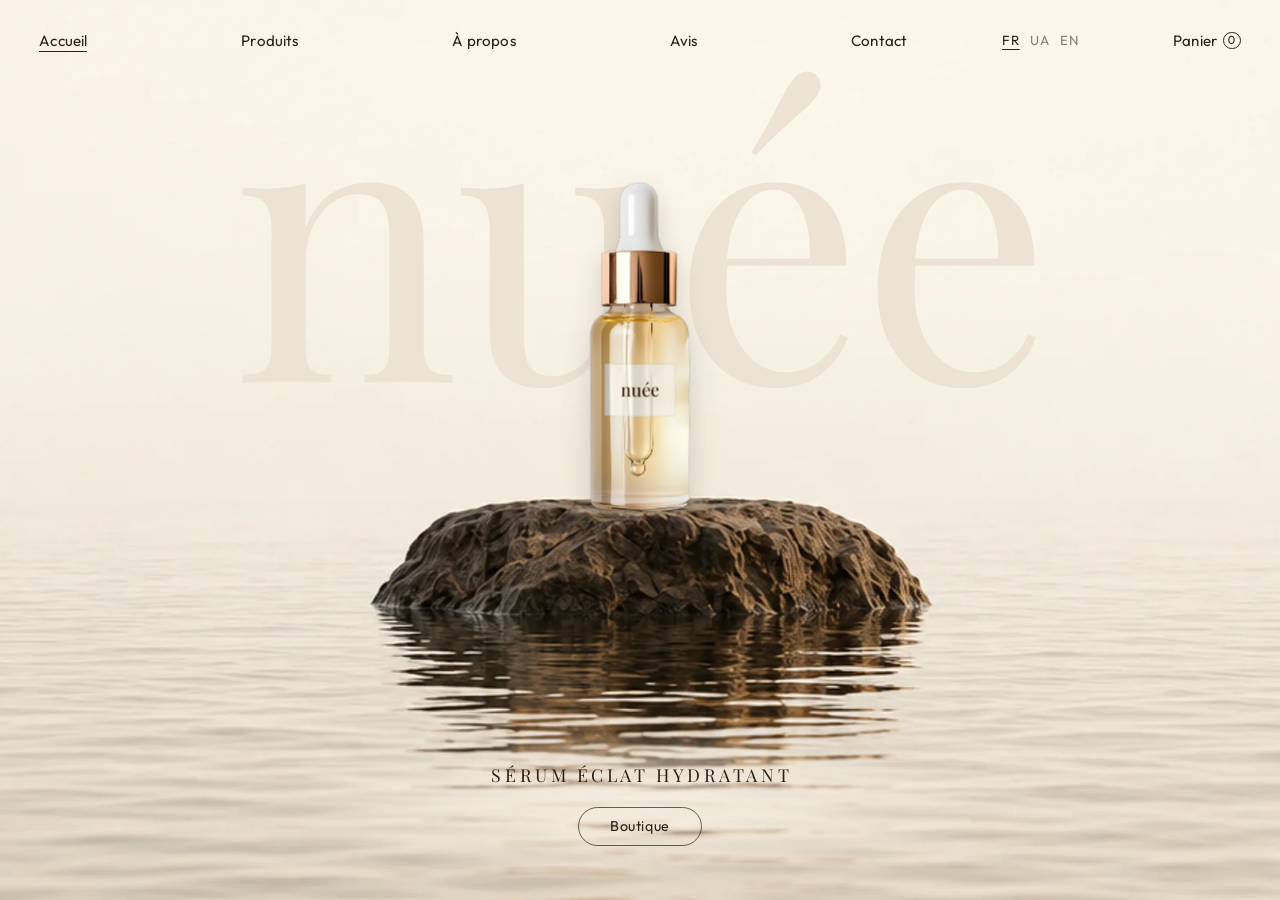
<file: index.html>
<!doctype html>
<html lang="fr" class="intro" data-title="title.home">
<head>
<meta charset="utf-8">
<meta name="viewport" content="width=device-width, initial-scale=1">
<title>nuée · Sérum Éclat</title>
<meta name="description" content="nuée : sérum éclat hydratant. Site vitrine de démonstration pour une marque de soin fictive.">
<link rel="preconnect" href="https://fonts.googleapis.com">
<link rel="preconnect" href="https://fonts.gstatic.com" crossorigin>
<link rel="stylesheet" href="https://fonts.googleapis.com/css2?family=Outfit:wght@400;500;600&family=Jost:wght@400;500&family=Playfair+Display:wght@400;500&display=swap">
<link rel="stylesheet" href="assets/site.css">
<link rel="preload" as="image" href="assets/hero.webp">
<style>
html,body{height:100%;overflow:hidden;overscroll-behavior:none}
img{display:block;height:auto;max-width:none;user-select:none;-webkit-user-select:none;-webkit-user-drag:none;pointer-events:none}
:root{--s:1px;--c:1px;--fl:0px;--ft:0px}

.stage{position:fixed;left:0;top:0;width:100%;height:100vh;height:100svh;overflow:hidden}
.layer{position:absolute;top:0;right:0;bottom:0;left:0;overflow:hidden}
.frame{position:absolute;left:var(--fl);top:var(--ft);width:calc(1440 * var(--s));height:calc(900 * var(--s))}

@media (min-width:768px){
  .home .nav{--nav-pt:calc(28 * var(--c));--nav-px:calc(42 * var(--c));--nav-fs:max(12px, calc(17 * var(--c)))}
}

/* hero */
.hero{background:#FBF4E9;z-index:1}
.hero .frame{transform-origin:50% 50%;will-change:transform}
.hero .frame img,.hero .frame video{position:absolute;width:102.78%;left:-.14%;top:-5.22%}
.hero .frame video{aspect-ratio:1168/784;opacity:0;object-fit:cover}
#va{z-index:1}#vb{z-index:2}
.mark{position:absolute;left:0;right:0;top:0;text-align:center;white-space:nowrap;
  font-family:var(--serif);font-weight:400;line-height:1;letter-spacing:-.01em;
  color:var(--mark);z-index:3;pointer-events:none;transition:opacity .45s ease-out .06s}
.hero-cta{position:absolute;left:0;right:0;top:0;z-index:4;display:flex;flex-direction:column;align-items:center;text-align:center;
  padding:0 16px;transition:opacity .6s ease-out .25s}
.hero-cta::before{content:"";position:absolute;left:50%;top:50%;width:min(720px,110vw);height:180%;transform:translate(-50%,-50%);z-index:-1;
  background:radial-gradient(closest-side,rgba(251,244,233,.78),rgba(251,244,233,.45) 55%,rgba(251,244,233,0));pointer-events:none}
.hero-line{font-family:var(--serif);font-weight:400;font-size:var(--hh);letter-spacing:.2em;line-height:1.35;text-transform:uppercase;
  padding-left:.2em;color:var(--ink);text-wrap:balance;max-width:min(92vw,900px)}
.hero-cta .pill{margin-top:var(--hb);--pill-fs:var(--hf)}

/* ingredients */
.ingr{z-index:2;pointer-events:none}
.chip{position:absolute;left:0;top:0;transform:translate(-50%, calc(var(--chip) / -2))}
.in-w{display:flex;flex-direction:column;align-items:center;text-align:center;opacity:0;transform:scale(.7);
  transform-origin:50% calc(var(--chip) / 2);
  transition:opacity .5s cubic-bezier(.25,.1,.25,1),transform .7s cubic-bezier(.3,0,.15,1)}
.ingr.on .in-w{opacity:1;transform:none}
.chip .disc{width:var(--chip);height:var(--chip);border-radius:50%;padding:4%;background:var(--bg);
  box-shadow:inset 0 0 0 1px rgba(42,33,24,.18);flex:none}
.chip .disc i,.thumb i{display:block;width:100%;height:100%;border-radius:50%;background-repeat:no-repeat}
.chip .disc i{background-size:cover;background-position:center}
.chip b{font-weight:500;font-size:var(--cn);margin-top:calc(var(--chip) * .2);white-space:nowrap}
.chip span{color:var(--ink2);font-size:var(--cs);line-height:1.3;max-width:calc(var(--chip) * 2.3)}

/* benefits */
.bene{background:var(--bg3);z-index:3;transform:translateY(100%);will-change:transform}
.rows{position:absolute;left:var(--rl);top:50%;transform:translateY(-44%)}
.row{display:flex;align-items:center;gap:calc(var(--rt) * .28);opacity:0;transform:translateX(60px);
  transition:opacity .6s cubic-bezier(.25,.1,.25,1),transform 1s cubic-bezier(.3,0,.05,1)}
.row+.row{margin-top:var(--rg)}
.bene.on .row{opacity:1;transform:none}
.bene.on .row:nth-child(2){transition-delay:.12s}
.bene.on .row:nth-child(3){transition-delay:.24s}
.thumb{flex:none;width:var(--rt);height:var(--rt);border-radius:50%;padding:4%;background:var(--bg3);
  box-shadow:inset 0 0 0 1px rgba(42,33,24,.16)}
.row h3{font-family:var(--serif);font-weight:500;font-size:var(--rh);line-height:1.2}
.row p{font-size:var(--rp);line-height:1.45;color:var(--ink2);margin-top:.25em;max-width:var(--rw)}
.portrait .rows{left:var(--rl);right:var(--rl);top:var(--rtop);transform:none}

/* final scene */
.scene{background:var(--dark);z-index:4;transform:translateY(100%);will-change:transform}
.scene .frame img{position:absolute;width:100%;left:0;top:-3.75%}
.cta{position:absolute;left:0;right:0;top:var(--ctop);display:flex;flex-direction:column;align-items:center;
  text-align:center;color:var(--light);padding:0 16px}
.cta h2{font-family:var(--serif);font-weight:400;font-size:var(--th);letter-spacing:.2em;
  line-height:1.3;padding-left:.2em;opacity:0;transform:translateY(24px);
  transition:opacity .9s ease,transform 1s cubic-bezier(.22,1,.36,1)}
.btn{display:inline-block;margin-top:var(--tb);border:1px solid rgba(246,238,226,.7);border-radius:999px;
  padding:.7em 2.2em;font-size:var(--tf);letter-spacing:.04em;color:var(--light);text-decoration:none;line-height:1.2;
  opacity:0;transform:translateY(18px);
  transition:opacity .9s ease .15s,transform 1s cubic-bezier(.22,1,.36,1) .15s,background .3s,color .3s}
.btn:hover{background:var(--light);color:var(--dark)}
.btn:focus-visible{background:var(--light);color:var(--dark)}
.scene.on h2,.scene.on .btn{opacity:1;transform:none}
/* soft sunlit glow behind the bottle on the pedestal */
.glow{position:absolute;left:0;top:0;width:var(--gs);height:var(--gs);margin:calc(var(--gs) / -2) 0 0 calc(var(--gs) / -2);
  border-radius:50%;pointer-events:none;mix-blend-mode:screen;opacity:0;transition:opacity 1.6s ease .2s;
  background:radial-gradient(circle,rgba(255,224,170,.40) 0%,rgba(255,204,140,.18) 32%,rgba(255,190,120,.06) 52%,rgba(255,190,120,0) 70%)}
.scene.on .glow{opacity:1;animation:breathe 7s ease-in-out 1.8s infinite alternate}
@keyframes breathe{from{transform:scale(1);filter:brightness(1)}to{transform:scale(1.08);filter:brightness(1.15)}}

/* product + shelf */
.jar{position:absolute;left:0;top:0;z-index:7;transform-origin:50% 100%;will-change:transform;
  filter:drop-shadow(0 18px 24px rgba(42,33,24,.18)) drop-shadow(0 0 0 rgba(255,214,150,0));transition:filter 1.2s ease}
.jar.lit{filter:drop-shadow(0 18px 24px rgba(42,33,24,.18)) drop-shadow(0 0 48px rgba(255,214,150,.45))}
.shelf{position:absolute;left:0;top:0;z-index:6;width:var(--sw);height:calc(var(--sd) + var(--st));will-change:transform;pointer-events:none}
.shelf i{position:absolute;display:block}
.shelf-top{left:0;right:0;top:0;height:var(--sd);border-radius:0 var(--sr) 0 0;
  background:linear-gradient(180deg,#eee8df 0%,#f8f5f0 45%,#fffefc 100%)}
.shelf-front{left:0;right:0;top:var(--sd);height:var(--st);border-radius:0 3px var(--sr) 0;
  background:linear-gradient(180deg,#fdfbf8 0%,#f1ebe3 50%,#e2d9cc 100%);
  box-shadow:inset 0 1px 0 #fff,inset -2px 0 3px rgba(120,95,70,.12),0 calc(var(--st) * 1.2) calc(var(--st) * 1.8) calc(var(--st) * -.3) rgba(70,48,28,.26),0 3px 5px -2px rgba(70,48,28,.2)}
.shelf-contact{top:calc(var(--sd) * .62);left:var(--cx);width:var(--cw);height:calc(var(--sd) * .8);transform:translate(-50%,-50%);border-radius:50%;
  background:radial-gradient(closest-side,rgba(60,40,22,.45),rgba(60,40,22,.14) 60%,rgba(60,40,22,0))}

/* about / reviews / contact panel (after scene 4) */
.home .nav.solid{background:var(--bg);border-bottom-color:var(--line);--nav-pb:12px}
.info{position:absolute;top:0;right:0;bottom:0;left:0;z-index:15;background:var(--bg);overflow-y:auto;overscroll-behavior:contain;
  transform:translateY(100%);will-change:transform;outline:none}
.blk{padding-top:clamp(110px,16vh,170px)}
.blk h2{font-family:var(--serif);font-weight:400;font-size:clamp(32px,4.2vw,54px);line-height:1.1;margin-top:10px;text-wrap:balance}
.about{display:grid;grid-template-columns:minmax(0,1fr) minmax(0,1fr);gap:clamp(32px,6vw,88px);align-items:center}
.about p{font-size:17px;line-height:1.65;color:var(--ink2);margin-top:20px;max-width:56ch}
.about figure{aspect-ratio:4/5;overflow:hidden;background:var(--bg3)}
@supports not (aspect-ratio:1/1){.about figure{height:min(70vh,640px)}}
.about figure img{width:100%;height:100%;object-fit:cover;object-position:50% 62%}
.revs{display:grid;grid-template-columns:repeat(3,minmax(0,1fr));gap:24px;margin-top:40px}
.rev{background:var(--bg3);padding:32px 28px;display:flex;flex-direction:column;gap:16px}
.stars{color:var(--accent);letter-spacing:.2em;font-size:14px}
.rev q{font-family:var(--serif);font-size:20px;line-height:1.45;quotes:"“" "”";flex:1}
.rev cite{font-style:normal;font-size:14px;color:var(--ink2)}
.note{font-size:13px;color:var(--ink2);margin-top:18px}
.contact{display:grid;grid-template-columns:minmax(0,.9fr) minmax(0,1.1fr);gap:clamp(32px,6vw,88px);padding-bottom:96px}
.contact .intro{font-size:17px;line-height:1.6;color:var(--ink2);margin-top:18px;max-width:40ch}
form{display:flex;flex-direction:column;gap:22px}
.field{display:flex;flex-direction:column;gap:6px}
.field label{font-size:13px;letter-spacing:.08em;text-transform:uppercase;color:var(--ink2)}
.field input,.field textarea{font:inherit;font-size:17px;color:var(--ink);background:transparent;border:0;border-bottom:1px solid rgba(42,33,24,.35);
  padding:8px 0;border-radius:0;outline:none;transition:border-color .3s}
.field textarea{min-height:110px;resize:vertical}
.field input:focus,.field textarea:focus{border-bottom-color:var(--ink)}
form .pill{align-self:flex-start;cursor:pointer}
.status{font-size:15px;line-height:1.5;color:var(--ink2);min-height:1.5em}
.status.err{color:#9a3b1c}
@media (max-width:860px){
  .about,.contact{grid-template-columns:minmax(0,1fr)}
  .revs{grid-template-columns:minmax(0,1fr)}
  .about figure{aspect-ratio:4/3}
}

html.intro .nav,html.intro .mark,html.intro .hero .frame,html.intro .jar,html.intro .hero-cta{opacity:0}
@media (prefers-reduced-motion: reduce){
  .nav,.mark,.in-w,.row,.cta h2,.btn,.glow,.jar,.hero-cta{transition:none !important}
  .scene.on .glow{animation:none}
}
</style>
</head>
<body class="home" data-page="home">
<!--
  nuée: fictional skincare brand, portfolio product-story site.
  Ingredient and benefit copy is based on published dermatology research; see SOURCES.md.
-->
<nav class="nav" id="nav" aria-label="Menu"></nav>

<main class="stage" id="stage">
  <section class="layer hero" id="hero" aria-labelledby="mark">
    <div class="frame" id="heroFrame">
      <img alt="" src="assets/hero.webp">
      <video id="va" muted playsinline preload="auto" src="assets/water.mp4"></video>
      <video id="vb" muted playsinline preload="auto" src="assets/water.mp4"></video>
    </div>
    <h1 class="mark" id="mark">nuée</h1>
    <div class="hero-cta" id="heroCta">
      <p class="hero-line" data-i18n="hero.headline">Sérum éclat hydratant</p>
      <a class="pill" href="shop.html" data-i18n="hero.shop">Boutique</a>
    </div>
  </section>

  <section class="layer ingr" id="ingr" aria-label="Ingrédients">
    <div class="chip" data-k="ha"><div class="in-w"><div class="disc"><i data-art="ha"></i></div><b data-i18n="ing.ha.name"></b><span data-i18n="ing.ha.line"></span></div></div>
    <div class="chip" data-k="nia"><div class="in-w"><div class="disc"><i data-art="nia"></i></div><b data-i18n="ing.nia.name"></b><span data-i18n="ing.nia.line"></span></div></div>
    <div class="chip" data-k="vc"><div class="in-w"><div class="disc"><i data-art="vc"></i></div><b data-i18n="ing.vc.name"></b><span data-i18n="ing.vc.line"></span></div></div>
    <div class="chip" data-k="sq"><div class="in-w"><div class="disc"><i data-art="sq"></i></div><b data-i18n="ing.sq.name"></b><span data-i18n="ing.sq.line"></span></div></div>
    <div class="chip" data-k="ve"><div class="in-w"><div class="disc"><i data-art="ve"></i></div><b data-i18n="ing.ve.name"></b><span data-i18n="ing.ve.line"></span></div></div>
  </section>

  <section class="layer bene" id="bene" aria-label="Bienfaits">
    <div class="rows" id="rows">
      <div class="row"><div class="thumb"><i data-crop="345,560,150"></i></div><div><h3 data-i18n="row1.t"></h3><p data-i18n="row1.p"></p></div></div>
      <div class="row"><div class="thumb"><i data-crop="362,262,132"></i></div><div><h3 data-i18n="row2.t"></h3><p data-i18n="row2.p"></p></div></div>
      <div class="row"><div class="thumb"><i data-crop="410,430,150"></i></div><div><h3 data-i18n="row3.t"></h3><p data-i18n="row3.p"></p></div></div>
    </div>
  </section>

  <section class="layer scene" id="scene" aria-label="Découvrir">
    <div class="frame">
      <img alt="" src="assets/scene.webp">
    </div>
    <div class="glow" id="glow"></div>
    <div class="cta" id="cta">
      <h2 data-i18n-html="cta.tagline"></h2>
      <a class="btn" href="product.html" data-i18n="cta.discover"></a>
    </div>
  </section>

  <img class="jar" id="jar" alt="Flacon compte-gouttes de sérum nuée" src="assets/nuee-serum.webp">
  <div class="shelf" id="shelf" aria-hidden="true"><i class="shelf-top"></i><i class="shelf-contact"></i><i class="shelf-front"></i></div>

  <section class="info" id="info" tabindex="-1">
    <div class="wrap blk about" id="about">
      <div>
        <p class="eyebrow" data-i18n="about.eyebrow"></p>
        <h2 data-i18n="about.title"></h2>
        <p data-i18n="about.p1"></p>
        <p data-i18n="about.p2"></p>
      </div>
      <figure><img src="assets/hero.webp" alt="" loading="lazy"></figure>
    </div>

    <div class="wrap blk" id="reviews">
      <p class="eyebrow" data-i18n="reviews.eyebrow"></p>
      <h2 data-i18n="reviews.title"></h2>
      <div class="revs">
        <figure class="rev"><span class="stars" aria-label="5/5">★★★★★</span><q data-i18n="r1.text"></q><cite data-i18n="r1.name"></cite></figure>
        <figure class="rev"><span class="stars" aria-label="5/5">★★★★★</span><q data-i18n="r2.text"></q><cite data-i18n="r2.name"></cite></figure>
        <figure class="rev"><span class="stars" aria-label="5/5">★★★★★</span><q data-i18n="r3.text"></q><cite data-i18n="r3.name"></cite></figure>
      </div>
      <p class="note" data-i18n="reviews.note"></p>
    </div>

    <div class="wrap blk contact" id="contact">
      <div>
        <p class="eyebrow" data-i18n="contact.eyebrow"></p>
        <h2 data-i18n="contact.title"></h2>
        <p class="intro" data-i18n="contact.intro"></p>
      </div>
      <form id="contactForm" novalidate>
        <div class="field"><label for="cf-name" data-i18n="contact.name"></label><input id="cf-name" name="name" autocomplete="name" required></div>
        <div class="field"><label for="cf-email" data-i18n="contact.email"></label><input id="cf-email" name="email" type="email" autocomplete="email" required></div>
        <div class="field"><label for="cf-msg" data-i18n="contact.message"></label><textarea id="cf-msg" name="message" required></textarea></div>
        <button class="pill solid" type="submit" data-i18n="contact.send"></button>
        <p class="status" id="cf-status" role="status" aria-live="polite"></p>
      </form>
    </div>

    <footer class="foot">
      <div class="wrap"><b>nuée</b><span data-i18n="footer.note"></span><a href="#home" data-nav="home" data-i18n="footer.top"></a></div>
    </footer>
  </section>
</main>

<script src="assets/site.js"></script>
<script>
(() => {
'use strict';
const BOT_R = 1293 / 397;           // serum bottle cutout height / width
const PHOTO = 'assets/nuee-serum-photo.jpg', PHOTO_N = 736;

const $ = id => document.getElementById(id);
const root = document.documentElement;
const stage = $('stage'), nav = $('nav'), hero = $('hero'), heroFrame = $('heroFrame'), mark = $('mark'), heroCta = $('heroCta');
const ingr = $('ingr'), bene = $('bene'), rowsEl = $('rows'), scene = $('scene'), cta = $('cta'), info = $('info');
const jar = $('jar'), shelf = $('shelf');
const va = $('va'), vb = $('vb');
const chips = [...document.querySelectorAll('.chip')];
const RM = matchMedia('(prefers-reduced-motion: reduce)');
const LAST = 4;   // 0 hero, 1 ingredients, 2 benefits, 3 pedestal, 4 about/reviews/contact panel

/* ---------- easing ---------- */
function bezier(x1, y1, x2, y2) {
  const cx = 3 * x1, bx = 3 * (x2 - x1) - cx, ax = 1 - cx - bx;
  const cy = 3 * y1, by = 3 * (y2 - y1) - cy, ay = 1 - cy - by;
  const sx = t => ((ax * t + bx) * t + cx) * t, sy = t => ((ay * t + by) * t + cy) * t;
  const dx = t => (3 * ax * t + 2 * bx) * t + cx;
  return x => {
    if (x <= 0) return 0; if (x >= 1) return 1;
    let t = x;
    for (let i = 0; i < 8; i++) { const e = sx(t) - x, d = dx(t); if (Math.abs(e) < 1e-6) return sy(t); if (Math.abs(d) < 1e-6) break; t -= e / d; }
    let lo = 0, hi = 1; t = x;
    for (let i = 0; i < 30; i++) { const v = sx(t); if (Math.abs(v - x) < 1e-6) break; if (v < x) lo = t; else hi = t; t = (lo + hi) / 2; }
    return sy(t);
  };
}
const EJ = bezier(.3, 0, .05, 1), EP = bezier(.3, 0, .15, 1), EF = bezier(.25, .1, .25, 1), EY = bezier(.5, 0, .1, 1);
const EI = bezier(.5, 0, 0, 1);

/* ---------- channels ---------- */
class Axis {
  constructor(v) { this.v = v; this.cur = null; this.next = null; }
  set(to, dur, ease, delay, now) {
    if (!dur && !delay) { this.v = to; this.cur = this.next = null; return; }
    this.next = { to, dur: dur || 0, ease, start: now + (delay || 0) };
    if (!delay) this.tick(now);
  }
  tick(now) {
    if (this.next && now >= this.next.start) {
      const n = this.next; this.next = null;
      this.cur = { from: this.v, to: n.to, t0: n.start, dur: n.dur, ease: n.ease };
    }
    if (this.cur) {
      const c = this.cur, p = c.dur ? Math.min(1, (now - c.t0) / c.dur) : 1;
      this.v = c.from + (c.to - c.from) * c.ease(p);
      if (p >= 1) { this.v = c.to; this.cur = null; }
    }
  }
}
class Channel {
  constructor(v) { this.arr = Array.isArray(v); this.ax = (this.arr ? v : [v]).map(x => new Axis(x)); }
  get v() { return this.arr ? this.ax.map(a => a.v) : this.ax[0].v; }
  to(target, spec, now = performance.now()) {
    const t = this.arr ? target : [target];
    t.forEach((x, i) => {
      const sp = Array.isArray(spec) ? spec[i] : spec;
      this.ax[i].set(x, instantMode ? 0 : sp.dur, sp.ease || EP, instantMode ? 0 : sp.delay || 0, now);
    });
  }
  snap(target) { (this.arr ? target : [target]).forEach((x, i) => this.ax[i].set(x, 0, EP, 0, 0)); }
  tick(now) { this.ax.forEach(a => a.tick(now)); }
}
let instantMode = false;

/* ---------- layout ---------- */
let vw, vh, s, c, fl, ft, ul, ut, portrait, navBottom;
let K0, K1, K2, K4, W = 300, shelfX = -24, shelfW = 600, shelfTop = 0;
const F = (x, y, h) => ({ x: fl + x * s, y: ft + y * s, h: h * s });
const U = (x, y, h) => ({ x: ul + x * c, y: ut + y * c, h: h * c });
const clamp = (v, a, b) => Math.max(a, Math.min(b, v));
const setVar = (el, k, v) => el.style.setProperty(k, v);

function layout() {
  vw = innerWidth; vh = stage.clientHeight || innerHeight;
  s = Math.max(vw / 1440, vh / 900); c = Math.min(vw / 1440, vh / 900);
  fl = (vw - 1440 * s) / 2; ft = (vh - 900 * s) / 2; ul = (vw - 1440 * c) / 2; ut = (vh - 900 * c) / 2;
  portrait = vw / vh < 0.9;
  root.classList.toggle('portrait', portrait);
  setVar(root, '--s', s + 'px'); setVar(root, '--c', c + 'px'); setVar(root, '--fl', fl + 'px'); setVar(root, '--ft', ft + 'px');
  navBottom = nav.getBoundingClientRect().bottom;

  // K0: standing on the flat top of the rock
  K0 = F(720, 490, 330);
  if (portrait) K0.h = Math.min(K0.h, 0.48 * vw * BOT_R);
  K0.h = Math.max(60, Math.min(K0.h, K0.y - navBottom - 10)); // never touch the nav

  /* chips */
  let chip, labelBottom = 0;
  if (!portrait) {
    chip = Math.max(44, 116 * c);
    setVar(ingr, '--chip', chip + 'px'); setVar(ingr, '--cn', Math.max(12, 21 * c) + 'px'); setVar(ingr, '--cs', Math.max(11, 17.5 * c) + 'px');
    const kx = Math.max(c, 0.96 * vw / 1440);
    const dy = Math.max(0, navBottom + 6 - (ut + 196 * c - chip / 2));
    const P = { ha: [230, 421], nia: [454, 268], vc: [720, 196], sq: [988, 278], ve: [1212, 439] };
    chips.forEach(el => { const p = P[el.dataset.k]; place(el, vw / 2 + (p[0] - 720) * kx, ut + p[1] * c + dy); });
    K1 = U(720, 1040, 640); K1.x = vw / 2; K1.y += dy;
  } else {
    chip = Math.min(Math.max(58, 0.17 * vw), 96);
    setVar(ingr, '--chip', chip + 'px');
    setVar(ingr, '--cn', Math.min(Math.max(12, 0.034 * vw), 17) + 'px'); setVar(ingr, '--cs', Math.min(Math.max(11, 0.029 * vw), 15) + 'px');
    const top = Math.max(64, 0.06 * vh, navBottom + 8) + chip / 2 + 8;
    const row2 = top + chip + Math.max(84, 0.10 * vh);
    const P = { nia: [0.20, top + 0.35 * chip], vc: [0.50, top], sq: [0.80, top + 0.35 * chip], ha: [0.25, row2], ve: [0.75, row2] };
    chips.forEach(el => { const p = P[el.dataset.k]; place(el, p[0] * vw, p[1] + 0.55 * chip); });
    chips.forEach(el => { labelBottom = Math.max(labelBottom, parseFloat(el.style.top) - chip / 2 + el.offsetHeight); });
    const h1 = 0.55 * vh;
    K1 = { x: vw / 2, h: h1, y: Math.max(vh + 0.16 * h1, labelBottom + 10 + h1) };
  }

  /* benefits */
  if (!portrait) {
    setVar(bene, '--rt', Math.max(48, 96 * c) + 'px'); setVar(bene, '--rh', Math.max(14, 25 * c) + 'px');
    setVar(bene, '--rp', Math.max(11, 16.5 * c) + 'px'); setVar(bene, '--rg', Math.max(14, 40 * c) + 'px');
    setVar(bene, '--rw', Math.max(200, 330 * c) + 'px'); setVar(bene, '--rl', (ul + 915 * c) + 'px');
    K2 = U(500, 640, 340);
  } else {
    setVar(bene, '--rt', Math.min(Math.max(48, 0.13 * vw), 76) + 'px'); setVar(bene, '--rh', Math.min(Math.max(15, 0.042 * vw), 22) + 'px');
    setVar(bene, '--rp', Math.min(Math.max(12, 0.033 * vw), 16) + 'px'); setVar(bene, '--rg', Math.min(Math.max(12, 0.022 * vh), 26) + 'px');
    setVar(bene, '--rw', 'none'); setVar(bene, '--rl', Math.max(18, 0.06 * vw) + 'px');
    setVar(bene, '--rtop', (Math.max(64, 0.07 * vh, navBottom + 4) + 10) + 'px');
    const rowsBottom = rowsEl.offsetTop + rowsEl.offsetHeight;
    const y = 0.80 * vh;
    const h = Math.max(90, Math.min(0.30 * vh, 0.8 * vw, y - rowsBottom - 16));
    K2 = { x: vw / 2, y, h };
  }
  /* white floating shelf coming in from the left; the serum's base sits on its top face */
  const bw = K2.h / BOT_R, sd = Math.max(8, 0.34 * bw), st = Math.max(6, 0.2 * bw);
  shelfW = K2.x - shelfX + (portrait ? 2.2 : 2.6) * bw;
  shelfTop = K2.y - 0.62 * sd;
  setVar(shelf, '--sw', shelfW + 'px'); setVar(shelf, '--sd', sd + 'px'); setVar(shelf, '--st', st + 'px');
  setVar(shelf, '--sr', 0.6 * sd + 'px'); setVar(shelf, '--cx', (K2.x - shelfX) + 'px'); setVar(shelf, '--cw', 1.45 * bw + 'px');

  /* final scene */
  K4 = F(720, 697, 240);
  const glow = $('glow'), gs = K4.h * 2.6;
  glow.style.left = K4.x + 'px'; glow.style.top = (K4.y - 0.55 * K4.h) + 'px'; setVar(glow, '--gs', gs + 'px');
  if (!portrait) {
    setVar(cta, '--th', Math.max(17, 34 * c) + 'px'); setVar(cta, '--tf', Math.max(12, 16 * c) + 'px');
    setVar(cta, '--tb', Math.max(16, 30 * c) + 'px'); setVar(cta, '--ctop', Math.max(ut + 150 * c, navBottom + 16) + 'px');
  } else {
    setVar(cta, '--th', Math.min(Math.max(16, 0.052 * vw), 34) + 'px'); setVar(cta, '--tf', '14px');
    setVar(cta, '--tb', '20px'); setVar(cta, '--ctop', Math.max(84, 0.13 * vh) + 'px');
  }

  /* hero headline + Shop button: same type as the Discover button, on the water below the rock */
  if (!portrait) { setVar(heroCta, '--hh', Math.max(13, 20 * c) + 'px'); setVar(heroCta, '--hf', Math.max(12, 16 * c) + 'px'); setVar(heroCta, '--hb', Math.max(14, 22 * c) + 'px'); }
  else { setVar(heroCta, '--hh', Math.min(Math.max(13, 0.036 * vw), 18) + 'px'); setVar(heroCta, '--hf', '14px'); setVar(heroCta, '--hb', '16px'); }
  const ctaH = heroCta.offsetHeight;
  let ctaTop = Math.max(ft + 640 * s, vh - ctaH - Math.max(28, 0.06 * vh));
  ctaTop = Math.min(ctaTop, vh - ctaH - 12);
  heroCta.style.top = ctaTop + 'px';

  /* product image base width = largest keyframe width */
  W = Math.max(K0.h, K1.h, K2.h, K4.h) / BOT_R;
  jar.style.width = W + 'px';

  layoutMark();
}
function place(el, x, y) { el.style.left = x + 'px'; el.style.top = y + 'px'; }

/* wordmark: sized by its rendered width, x-height centred on the bottle's upper quarter */
const mctx = document.createElement('canvas').getContext('2d');
function layoutMark() {
  const target = portrait ? 0.9 * vw : Math.min(820 * s, 0.86 * vw);
  mark.style.fontSize = '100px';
  const r = document.createRange(); r.selectNodeContents(mark);
  const w100 = r.getBoundingClientRect().width || 200;
  const fs = 100 * target / w100;
  mark.style.fontSize = fs + 'px';
  mctx.font = `400 ${fs}px "Playfair Display"`;
  const m = mctx.measureText('nuee');
  const fa = m.fontBoundingBoxAscent ?? fs * 1.082, fd = m.fontBoundingBoxDescent ?? fs * .251;
  const base = (fs - (fa + fd)) / 2 + fa;
  const xh = mctx.measureText('nuu').actualBoundingBoxAscent || fs * .514;
  const acc = mctx.measureText('é').actualBoundingBoxAscent || fs * .74;
  const bottleTop = K0.y - K0.h;
  let top = bottleTop + 0.25 * K0.h - (base - xh / 2);
  const minTop = navBottom + 12 - (base - acc);
  if (top < minTop) top = minTop;
  mark.style.top = top + 'px';
}

/* ---------- channels & states ---------- */
const ch = {
  jar: new Channel([0, 0, 0]), hero: new Channel(1), bene: new Channel(0), shelfOut: new Channel(0),
  rows: new Channel(0), scene: new Channel(0), info: new Channel(0), intro: new Channel(0)
};
const key = n => [K0, K1, K2, K4, K4][n];
const kv = k => [k.x, k.y, k.h];
let state = 0, timers = [];

function setOn(el, on, delay) {
  if (!on) { el.classList.remove('on'); return; }
  if (instantMode || !delay) { el.classList.add('on'); return; }
  timers.push(setTimeout(() => el.classList.add('on'), delay));
}
function go(n, instant) {
  n = clamp(n | 0, 0, LAST);
  const from = state; state = n; api.state = n;
  instantMode = !!instant || RM.matches;
  timers.forEach(clearTimeout); timers = [];
  const now = performance.now();
  const J = { dur: 1150, ease: EJ }, P7 = { dur: 700, ease: EP }, P65 = { dur: 650, ease: EP };
  [ingr, bene, scene].forEach(l => l.classList.remove('on'));
  jar.classList.remove('lit');
  ch.info.to(n === 4 ? 1 : 0, P65, now);

  if (n === 0) {
    ch.jar.to(kv(K0), J, now); ch.hero.to(1, P7, now); ch.bene.to(0, P65, now);
    ch.shelfOut.to(0, P65, now); ch.rows.to(0, { dur: 400, ease: EF }, now); ch.scene.to(0, P65, now);
  } else if (n === 1) {
    ch.jar.to(kv(K1), J, now); ch.hero.to(0, P7, now); ch.bene.to(0, P65, now);
    ch.shelfOut.to(0, P65, now); ch.rows.to(0, { dur: 400, ease: EF }, now); ch.scene.to(0, P65, now);
    setOn(ingr, true, from < 1 ? 1000 : 600);
  } else if (n === 2) {
    const back = from >= 3;
    ch.jar.to(kv(K2), { dur: 1150, ease: EJ, delay: from === 1 ? 140 : 0 }, now);   // the shelf shows first, then the serum lands on it
    ch.hero.to(0, P7, now); ch.bene.to(1, P65, now); ch.scene.to(0, P65, now);
    ch.shelfOut.to(0, { dur: 650, ease: EP, delay: back ? 150 : 0 }, now);
    ch.rows.to(1, { dur: 500, ease: EF, delay: back ? 300 : 0 }, now);
    setOn(bene, true, back ? 350 : 550);
  } else {
    const settled = from >= 3;
    if (from === 2) ch.jar.to(kv(K4), [{ dur: 700, ease: EJ }, { dur: 1600, ease: EY }, { dur: 1600, ease: EJ }], now);
    else ch.jar.to(kv(K4), J, now);
    ch.hero.to(0, P7, now);
    ch.shelfOut.to(1, { dur: 600, ease: EP }, now); ch.rows.to(0, { dur: 400, ease: EF }, now);
    ch.scene.to(1, { dur: 650, ease: EP, delay: settled ? 0 : 350 }, now);
    setOn(scene, true, settled ? 0 : 1350);
    if (instantMode || settled) jar.classList.add('lit'); else timers.push(setTimeout(() => jar.classList.add('lit'), 1350));
  }
  if (n === 4) {
    info.setAttribute('aria-hidden', 'false'); info.inert = false;
    // focus the panel only once it has slid into place (Safari scrolls a focused element into view)
    timers.push(setTimeout(() => { try { info.focus({ preventScroll: true }); } catch (e) {} unscroll(); }, instantMode ? 0 : 700));
  }
  else { info.setAttribute('aria-hidden', 'true'); info.inert = true; }
  instantMode = false;
}
function snapAll() {
  const n = state;
  ch.jar.snap(kv(key(n)));
  ch.hero.snap(n === 0 ? 1 : 0); ch.bene.snap(n >= 2 ? 1 : 0); ch.shelfOut.snap(n >= 3 ? 1 : 0);
  ch.rows.snap(n === 2 ? 1 : 0); ch.scene.snap(n >= 3 ? 1 : 0); ch.info.snap(n === 4 ? 1 : 0);
}

/* ---------- render loop ---------- */
function render(now) {
  requestAnimationFrame(render);
  try { frame(now); } catch (e) { reportError(e); }
}
function frame(now) {
  unscroll();
  for (const k in ch) ch[k].tick(now);
  const [x, y, h] = ch.jar.v, w = h / BOT_R, io = ch.intro.v;
  jar.style.transform = `translate3d(${x - W / 2}px,${y - W * BOT_R + io}px,0) scale(${w / W})`;
  const hv = ch.hero.v;
  hero.style.opacity = hv;
  heroFrame.style.transform = `translate3d(0,${io}px,0) scale(${1 + (1 - hv) * 0.06})`;
  const b = ch.bene.v;
  bene.style.transform = `translate3d(0,${(1 - b) * 100}%,0)`;
  shelf.style.transform = `translate3d(${shelfX - ch.shelfOut.v * (shelfW + 40)}px,${shelfTop + (1 - b) * vh}px,0)`;
  rowsEl.style.opacity = ch.rows.v;
  const sc = ch.scene.v, iv = ch.info.v;
  scene.style.transform = `translate3d(0,${(1 - sc) * 100}%,0)`;
  info.style.transform = `translate3d(0,${(1 - iv) * 100}%,0)`;
  info.style.visibility = iv < 0.001 ? 'hidden' : 'visible';
  nav.classList.toggle('light', sc > 0.96 && iv < 0.5);
  nav.classList.toggle('solid', iv > 0.5);
  videoTick(hv);
}

/* ---------- hero water loop (two-video crossfade) ---------- */
let vActive = va, vIdle = vb, fading = false, vPaused = false, vStarted = false;
[va, vb].forEach(v => { v.muted = true; v.style.transition = 'opacity .6s linear'; });
function startVideo() {
  if (RM.matches) return;
  va.currentTime = 0;
  va.addEventListener('playing', () => { va.style.transition = 'none'; va.style.opacity = 1; requestAnimationFrame(() => va.style.transition = 'opacity .6s linear'); }, { once: true });
  va.play().then(() => vStarted = true).catch(() => {});
}
function videoTick(hv) {
  if (!vStarted) return;
  const hidden = state !== 0 && hv < 0.01;
  if (hidden && !vPaused) { va.pause(); vb.pause(); vPaused = true; return; }
  if (!hidden && vPaused) { vPaused = false; vActive.play().catch(() => {}); }
  if (vPaused || fading) return;
  const d = vActive.duration;
  if (d && vActive.currentTime >= d - 0.6) {
    fading = true;
    const inc = vIdle, out = vActive;
    inc.style.zIndex = 2; out.style.zIndex = 1;
    inc.currentTime = 0;
    inc.play().catch(() => {});
    inc.style.opacity = 1;
    setTimeout(() => {
      out.pause(); out.style.transition = 'none'; out.style.opacity = 0;
      requestAnimationFrame(() => out.style.transition = 'opacity .6s linear');
      vActive = inc; vIdle = out; fading = false;
    }, 600);
  }
}

/* ---------- input: one gesture = one step ---------- */
let lockUntil = 0, wAcc = 0, wLast = 0, wPrev = 0, needFresh = false, infoTopSince = 0;
const menuOpen = () => root.classList.contains('menu-open');
function step(dir) {
  const now = performance.now();
  if (now < lockUntil) return;
  const n = clamp(state + dir, 0, LAST);
  if (n !== state) { go(n); lockUntil = now + 1000; }
}
info.addEventListener('scroll', () => { infoTopSince = info.scrollTop > 0 ? Infinity : performance.now(); }, { passive: true });
addEventListener('wheel', e => {
  if (menuOpen()) return;
  const now = performance.now();
  const d = e.deltaY * (e.deltaMode === 1 ? 16 : e.deltaMode === 2 ? vh : 1), a = Math.abs(d);
  const fresh = now - wLast > 160 || a > 1.6 * wPrev + 4;
  wLast = now; wPrev = a;
  if (state === 4) {
    // the panel scrolls natively; a fresh upward flick at its very top returns to the pedestal scene
    if (info.scrollTop > 0 || d >= 0) return;
    e.preventDefault();
    if (fresh && now - infoTopSince > 200) step(-1);
    return;
  }
  e.preventDefault();
  if (fresh) { wAcc = 0; needFresh = false; }
  if (now < lockUntil || needFresh) return;
  wAcc += d;
  if (Math.abs(wAcc) > 24) { step(Math.sign(wAcc)); wAcc = 0; needFresh = true; }
}, { passive: false });
let tY = null, tTop = false;
addEventListener('touchstart', e => { tY = e.touches[0].clientY; tTop = info.scrollTop <= 0; }, { passive: true });
addEventListener('touchmove', e => { if (state !== 4 && !menuOpen()) e.preventDefault(); }, { passive: false });
addEventListener('touchend', e => {
  if (tY == null || menuOpen()) return;
  const dy = tY - e.changedTouches[0].clientY; tY = null;
  if (state === 4) { if (tTop && dy < -60) step(-1); return; }
  if (Math.abs(dy) > 40) step(Math.sign(dy));
});
addEventListener('keydown', e => {
  if (menuOpen()) return;
  const tag = (e.target.tagName || '').toLowerCase();
  if (tag === 'input' || tag === 'textarea') return;
  const k = e.key;
  if (state === 4) {
    if ((k === 'ArrowUp' || k === 'PageUp') && info.scrollTop <= 0) { e.preventDefault(); step(-1); }
    else if (k === 'Home') { e.preventDefault(); go(0); }
    return;
  }
  if (k === 'ArrowDown' || k === 'PageDown' || k === ' ') { e.preventDefault(); step(1); }
  else if (k === 'ArrowUp' || k === 'PageUp') { e.preventDefault(); step(-1); }
  else if (k === 'Home') { e.preventDefault(); go(0); }
  else if (k === 'End') { e.preventDefault(); go(3); }
});

/* the scene containers must never scroll: Safari can scroll an overflow:hidden box when it focuses
   something inside it or jumps to an #anchor, which would push every scene out of view */
const pinned = [stage, ...document.querySelectorAll('.layer')];
function unscroll() {
  pinned.forEach(el => { if (el.scrollTop || el.scrollLeft) { el.scrollTop = 0; el.scrollLeft = 0; } });
  const se = document.scrollingElement || document.documentElement;
  if (se.scrollTop || se.scrollLeft) { se.scrollTop = 0; se.scrollLeft = 0; }
}
pinned.forEach(el => el.addEventListener('scroll', unscroll, { passive: true }));
addEventListener('scroll', unscroll, { passive: true });

function setHash(h) { try { history.replaceState(null, '', h ? '#' + h : location.pathname + location.search); } catch (e) {} }
const reportError = e => { if (window.NUEE && NUEE.reportError) NUEE.reportError(e); else console.error(e); };

/* sections of the info panel */
function openSection(id, instant) {
  const sec = $(id); if (!sec) return;
  const wasOpen = state === 4;
  if (!wasOpen) go(4, instant);
  const top = id === 'about' ? 0 : sec.offsetTop - (nav.offsetHeight - 40);
  try { info.scrollTo({ top, behavior: wasOpen && !RM.matches ? 'smooth' : 'auto' }); } catch (e) { info.scrollTop = top; }
  lockUntil = performance.now() + 1000;
}
window.nueeHome = {
  nav(k) {
    if (k === 'home') { go(0); lockUntil = performance.now() + 1000; info.scrollTop = 0; if (location.hash) setHash(''); }
    else if (['about', 'reviews', 'contact'].includes(k)) { openSection(k); setHash(k); }
  }
};
const hashSection = () => { const h = location.hash.slice(1); return ['about', 'reviews', 'contact'].includes(h) ? h : null; };
addEventListener('hashchange', () => { const h = hashSection(); if (h) openSection(h); });

/* contact form (front-end only demo) */
const form = $('contactForm'), status = $('cf-status');
form.addEventListener('submit', e => {
  e.preventDefault();
  const ok = form.elements.name.value.trim() && form.elements.message.value.trim() && /^[^\s@]+@[^\s@]+\.[^\s@]+$/.test(form.elements.email.value.trim());
  status.classList.toggle('err', !ok);
  status.dataset.i18n = ok ? 'contact.thanks' : 'contact.error';
  status.textContent = NUEE.t(status.dataset.i18n);
  if (ok) form.reset();
});

function relayout() { layout(); go(state, true); }
addEventListener('resize', relayout);
document.addEventListener('nuee:lang', () => requestAnimationFrame(relayout));

const api = { go: (n, instant) => go(n, instant), state: 0 };
window.nuee = api;

/* ---------- artwork ---------- */
document.querySelectorAll('.thumb i').forEach(i => {
  const [cx, cy, S] = i.dataset.crop.split(',').map(Number);
  i.style.backgroundImage = `url("${PHOTO}")`;
  i.style.backgroundSize = `${PHOTO_N / S * 100}% ${PHOTO_N / S * 100}%`;
  i.style.backgroundPosition = `${(cx - S / 2) / (PHOTO_N - S) * 100}% ${(cy - S / 2) / (PHOTO_N - S) * 100}%`;
});

const bottleReady = jar.decode ? jar.decode().catch(() => {}) : Promise.resolve();
const fontsReady = Promise.all([
  document.fonts.load('400 100px "Playfair Display"', 'nuée'),
  document.fonts.load('500 20px "Playfair Display"'),
  document.fonts.load('400 16px Outfit'), document.fonts.load('500 16px Outfit'),
  document.fonts.load('400 16px Jost', 'Ж'), document.fonts.load('400 16px "Playfair Display"', 'Ж')
]).catch(() => {}).then(() => document.fonts.ready);

/* ---------- boot ---------- */
info.inert = true;
layout(); snapAll();
requestAnimationFrame(render);
let started = false;
function begin() {
  if (started) return; started = true;
  layout(); snapAll();
  const h = hashSection();
  if (h) { openSection(h, true); }
  else if (!RM.matches) { ch.intro.snap(0.276 * vh); ch.intro.to(0, { dur: 1600, ease: EI }); }
  root.classList.remove('intro');
  startVideo();
}
Promise.all([fontsReady, bottleReady]).then(begin);
setTimeout(begin, 3500);
})();
</script>
</body>
</html>
</file>
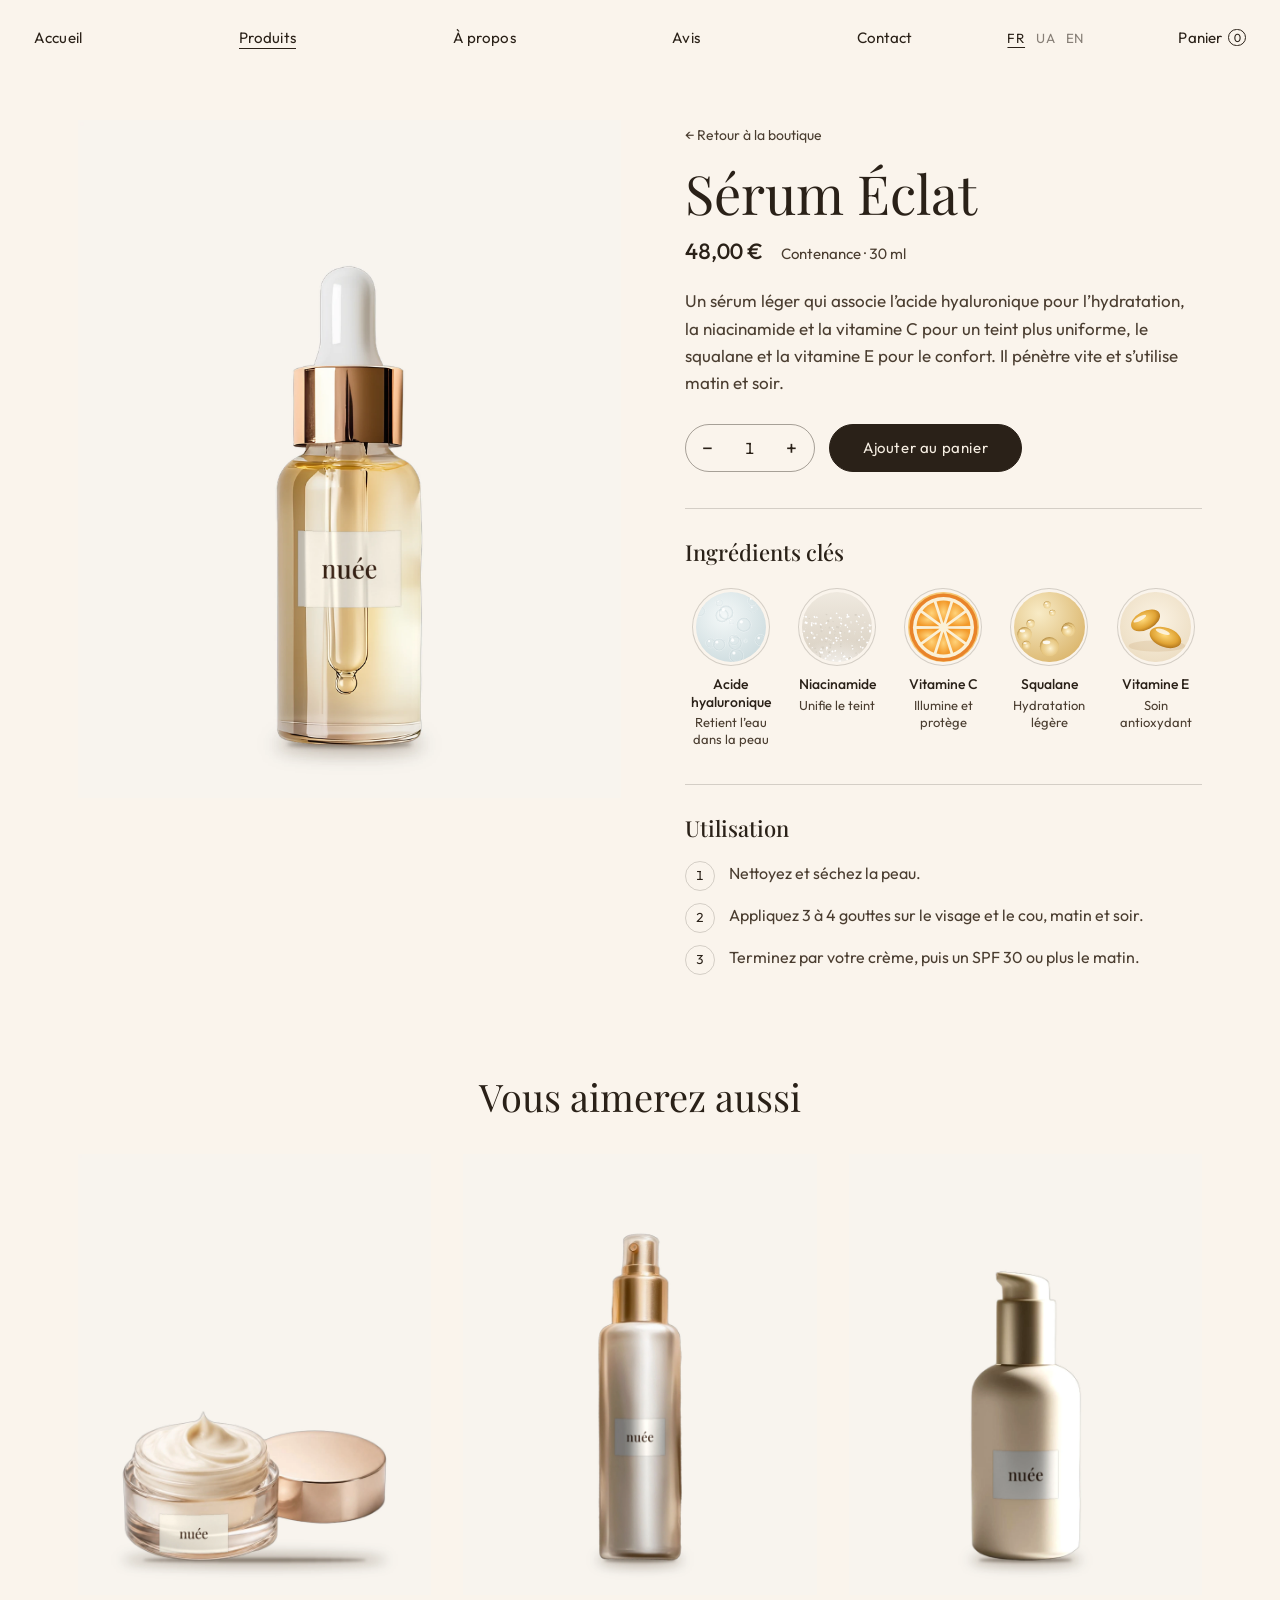
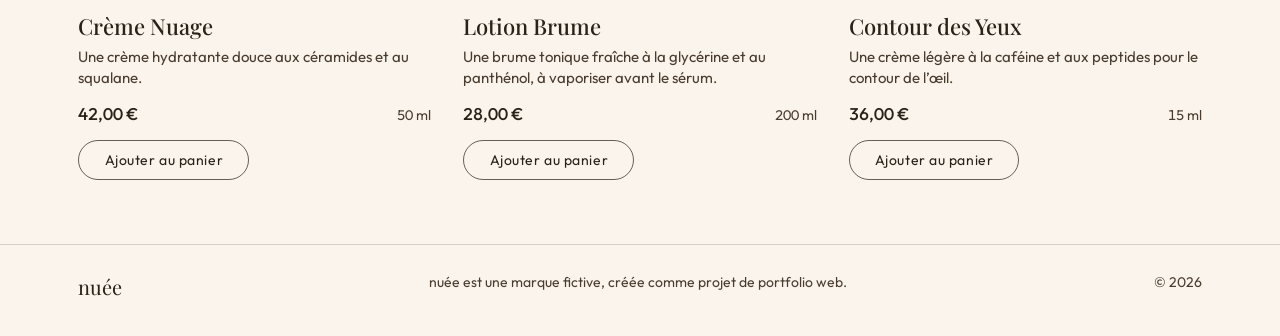
<file: product.html>
<!doctype html>
<html lang="fr" data-title="title.product">
<head>
<meta charset="utf-8">
<meta name="viewport" content="width=device-width, initial-scale=1">
<title>Sérum Éclat · nuée</title>
<meta name="description" content="Sérum Éclat nuée, 30 ml : acide hyaluronique, niacinamide, vitamine C, squalane et vitamine E.">
<link rel="preconnect" href="https://fonts.googleapis.com">
<link rel="preconnect" href="https://fonts.gstatic.com" crossorigin>
<link rel="stylesheet" href="https://fonts.googleapis.com/css2?family=Outfit:wght@400;500;600&family=Jost:wght@400;500&family=Playfair+Display:wght@400;500&display=swap">
<link rel="stylesheet" href="assets/site.css">
</head>
<body class="page" data-page="product">
<nav class="nav" id="nav" aria-label="Menu"></nav>
<main>
  <div class="wrap">
    <div class="pdp">
      <div class="pdp-img"><img src="assets/products/serum.webp" alt="" data-i18n-alt="p.serum.name" width="1000" height="1250"></div>
      <div class="pdp-info">
        <a class="back" href="shop.html">← <span data-i18n="pp.back"></span></a>
        <h1 data-i18n="p.serum.name">Sérum Éclat</h1>
        <div class="pdp-meta"><span class="price" data-price="48"></span><span class="vol"><span data-i18n="pp.volume"></span> · <span data-vol="30"></span></span></div>
        <p class="pdp-desc" data-i18n="pp.desc"></p>
        <div class="buy">
          <div class="qty">
            <button type="button" id="qMinus" data-i18n-aria="pp.less">−</button>
            <label class="qty-label" for="qty" data-i18n="pp.qty"></label>
            <input id="qty" type="number" min="1" max="99" value="1" inputmode="numeric">
            <button type="button" id="qPlus" data-i18n-aria="pp.more">+</button>
          </div>
          <button class="pill solid" type="button" data-add="serum" data-qty="#qty" data-i18n="cart.add"></button>
        </div>
        <section>
          <h2 data-i18n="pp.ingredients"></h2>
          <div class="ings">
            <div class="ing"><span class="disc"><i data-art="ha"></i></span><b data-i18n="ing.ha.name"></b><span data-i18n="ing.ha.line"></span></div>
            <div class="ing"><span class="disc"><i data-art="nia"></i></span><b data-i18n="ing.nia.name"></b><span data-i18n="ing.nia.line"></span></div>
            <div class="ing"><span class="disc"><i data-art="vc"></i></span><b data-i18n="ing.vc.name"></b><span data-i18n="ing.vc.line"></span></div>
            <div class="ing"><span class="disc"><i data-art="sq"></i></span><b data-i18n="ing.sq.name"></b><span data-i18n="ing.sq.line"></span></div>
            <div class="ing"><span class="disc"><i data-art="ve"></i></span><b data-i18n="ing.ve.name"></b><span data-i18n="ing.ve.line"></span></div>
          </div>
        </section>
        <section>
          <h2 data-i18n="pp.howto"></h2>
          <ol class="steps">
            <li data-i18n="pp.step1"></li>
            <li data-i18n="pp.step2"></li>
            <li data-i18n="pp.step3"></li>
          </ol>
        </section>
      </div>
    </div>
    <div class="also">
      <h2 data-i18n="pp.also"></h2>
      <div class="grid" id="also"></div>
    </div>
  </div>
</main>
<footer class="foot">
  <div class="wrap"><b>nuée</b><span data-i18n="footer.note"></span><span>© 2026</span></div>
</footer>
<script src="assets/site.js"></script>
<script>
NUEE.renderCards(document.getElementById('also'), ['cream', 'toner', 'eye']);
const q = document.getElementById('qty');
const setQ = v => { q.value = Math.max(1, Math.min(99, (parseInt(v, 10) || 1))); };
document.getElementById('qMinus').addEventListener('click', () => setQ(+q.value - 1));
document.getElementById('qPlus').addEventListener('click', () => setQ(+q.value + 1));
q.addEventListener('change', () => setQ(q.value));
</script>
</body>
</html>
</file>
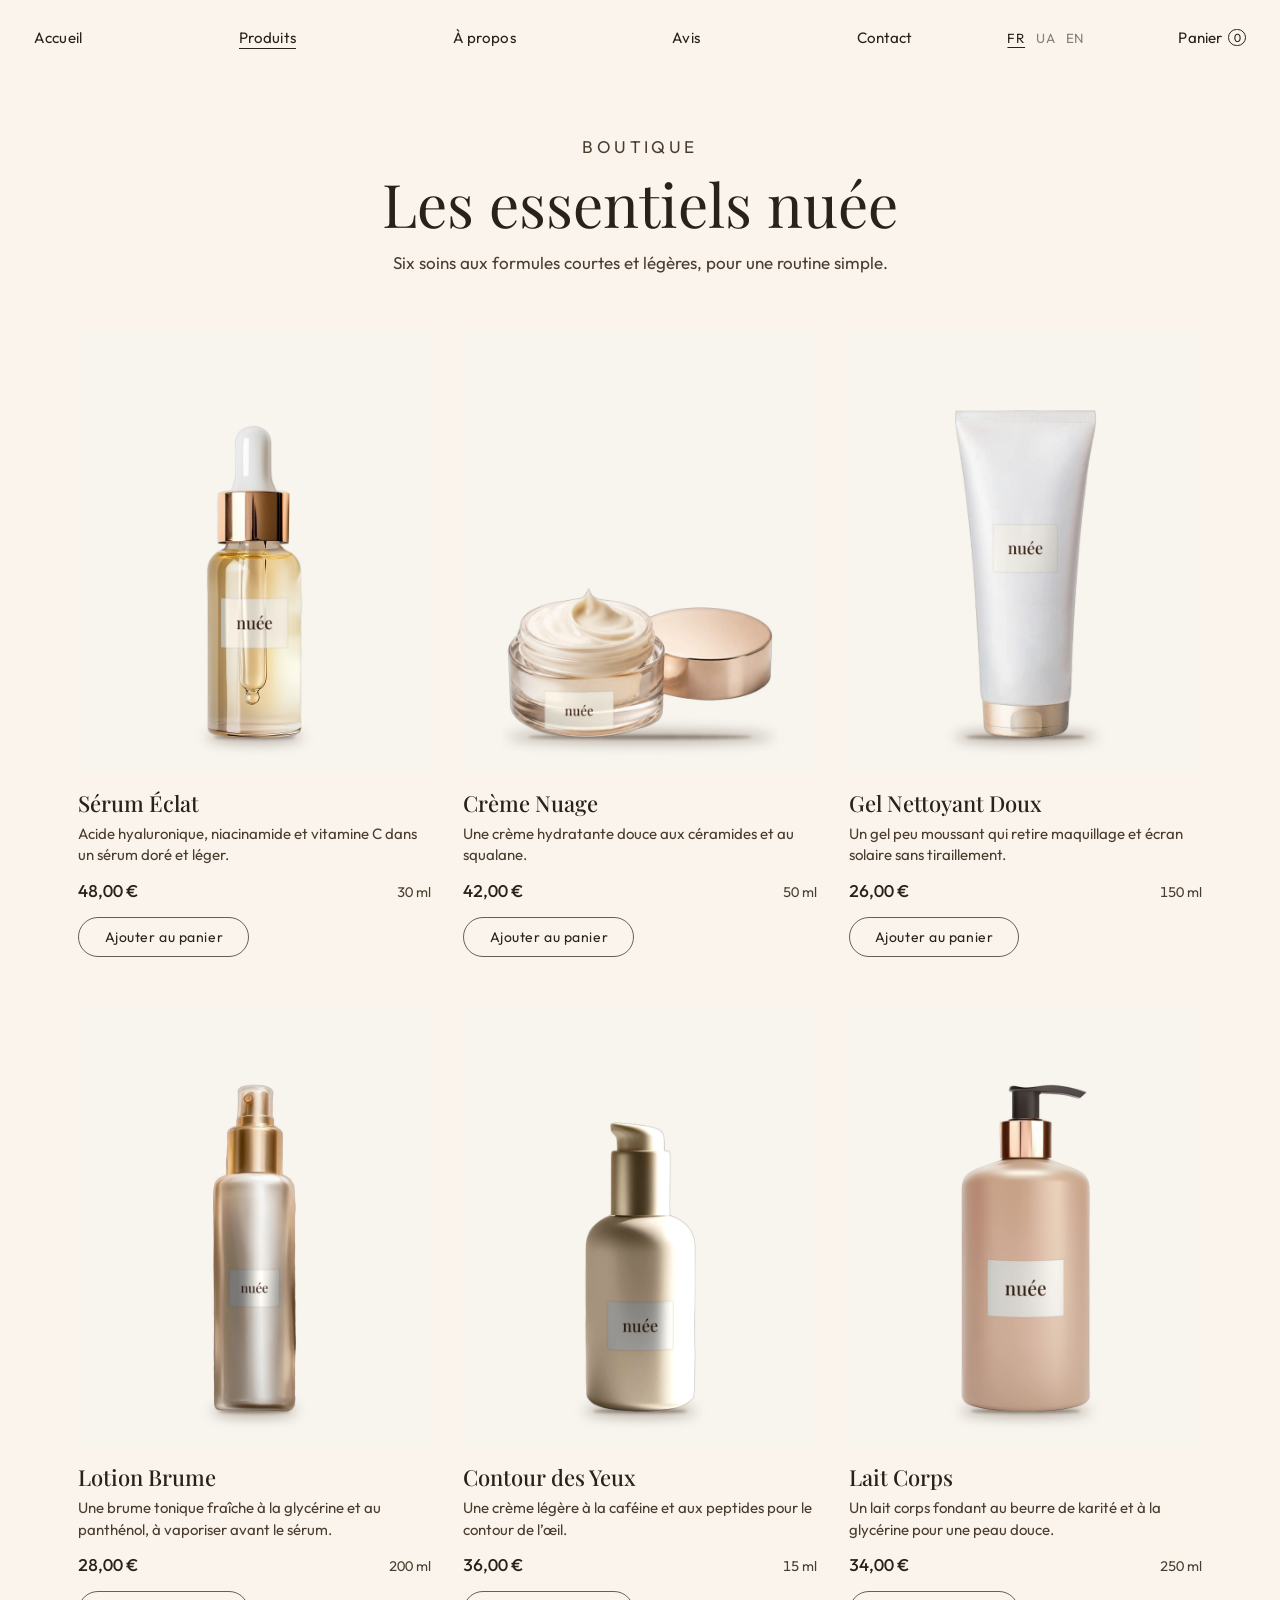
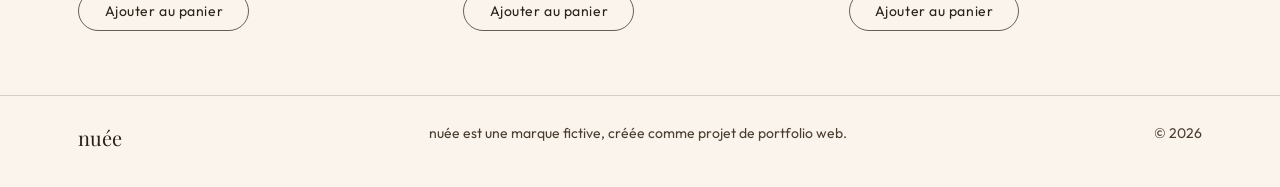
<file: shop.html>
<!doctype html>
<html lang="fr" data-title="title.shop">
<head>
<meta charset="utf-8">
<meta name="viewport" content="width=device-width, initial-scale=1">
<title>Boutique · nuée</title>
<meta name="description" content="Boutique nuée : six soins aux formules courtes et légères.">
<link rel="preconnect" href="https://fonts.googleapis.com">
<link rel="preconnect" href="https://fonts.gstatic.com" crossorigin>
<link rel="stylesheet" href="https://fonts.googleapis.com/css2?family=Outfit:wght@400;500;600&family=Jost:wght@400;500&family=Playfair+Display:wght@400;500&display=swap">
<link rel="stylesheet" href="assets/site.css">
</head>
<body class="page" data-page="shop">
<nav class="nav" id="nav" aria-label="Menu"></nav>
<main>
  <div class="wrap">
    <header class="page-head">
      <p class="eyebrow" data-i18n="shop.eyebrow">Boutique</p>
      <h1 data-i18n="shop.title">Les essentiels nuée</h1>
      <p data-i18n="shop.intro"></p>
    </header>
    <div class="grid" id="grid"></div>
  </div>
</main>
<footer class="foot">
  <div class="wrap"><b>nuée</b><span data-i18n="footer.note"></span><span>© 2026</span></div>
</footer>
<script src="assets/site.js"></script>
<script>NUEE.renderCards(document.getElementById('grid'));</script>
</body>
</html>
</file>
<file: assets/site.css>
/* nuée: shared styles (menu, buttons, pages) */
:root{
  --bg:#FAF4EC; --bg3:#F2E6D3; --accent:#C79A67; --ink:#2A2118; --ink2:#4a3d30; --mark:#EDE3D4;
  --dark:#2B1F14; --light:#F6EEE2; --line:rgba(42,33,24,.18);
  --serif:"Playfair Display",Georgia,serif; --sans:Outfit,Jost,system-ui,sans-serif;
}
*{box-sizing:border-box;margin:0;padding:0}
body{background:var(--bg);color:var(--ink);font-family:var(--sans);-webkit-font-smoothing:antialiased}
button{font:inherit;color:inherit;background:none;border:0;cursor:pointer}
a{color:inherit}
:focus-visible{outline:1px solid currentColor;outline-offset:3px}

/* ---------- menu bar ---------- */
.nav{position:fixed;top:0;left:0;right:0;z-index:30;display:flex;justify-content:space-between;align-items:center;
  padding:var(--nav-pt,22px) var(--nav-px,32px) var(--nav-pb,0);font-size:var(--nav-fs,clamp(13px,1.18vw,17px));
  font-weight:400;letter-spacing:.01em;color:var(--ink);transition:color .5s,opacity .35s ease-out,background-color .3s,border-color .3s;
  border-bottom:1px solid transparent}
.nav.light{color:var(--light)}
.nav .links{display:flex;flex:1 1 auto;justify-content:space-between;align-items:center;margin-right:clamp(24px,7vw,130px)}
.nav a,.nav .lang button{text-decoration:none;position:relative;padding:6px 2px;white-space:nowrap}
.nav .links a::after,.nav .cart::after{content:"";position:absolute;left:2px;right:2px;bottom:4px;height:1px;background:currentColor;
  transform:scaleX(0);transform-origin:0 50%;transition:transform .35s}
.nav .links a:hover::after,.nav .links a[aria-current="page"]::after,.nav .cart:hover::after{transform:scaleX(1)}
.nav .links a:focus-visible::after{transform:scaleX(1)}
.lang{display:flex;align-items:center;gap:.35em}
.lang button{opacity:.55;letter-spacing:.06em;font-size:.88em;min-width:24px;min-height:24px}
.lang button[aria-pressed="true"]{opacity:1;text-decoration:underline;text-underline-offset:4px;text-decoration-thickness:1px}
.lang button:hover{opacity:1}
.cart{display:inline-flex;align-items:center;gap:.4em}
.cart svg{display:none;width:20px;height:20px}
.cart .count{display:inline-grid;place-items:center;min-width:1.5em;height:1.5em;padding:0 .35em;border:1px solid currentColor;border-radius:999px;
  font-size:.78em;font-variant-numeric:tabular-nums;line-height:1}
.cart.bump .count{animation:bump .5s cubic-bezier(.3,0,.15,1)}
@keyframes bump{40%{transform:scale(1.3)}}
.nav .logo{display:none;font-family:var(--serif);font-size:24px;line-height:1;padding:4px 0}
.burger{display:none;width:40px;height:40px;align-items:center;justify-content:center;margin-right:-8px}
.burger svg{width:24px;height:24px}
.nav .right{display:flex;align-items:center;gap:clamp(24px,7vw,130px)}

@media (max-width:767px){
  .nav{--nav-pt:14px;--nav-px:16px;font-size:15px;padding-left:max(16px,env(safe-area-inset-left,0px));padding-right:max(16px,env(safe-area-inset-right,0px))}
  .nav .links,.nav .lang{display:none}
  .nav .logo{display:block}
  .nav .right{display:flex;align-items:center;gap:10px}
  .burger{display:inline-flex}
  .cart{padding:8px 4px}
  .cart svg{display:block}
  .cart .cart-label{position:absolute;width:1px;height:1px;overflow:hidden;clip:rect(0 0 0 0)}
  .cart::after{display:none}
}

/* full-screen mobile menu */
.menu{position:fixed;top:0;right:0;bottom:0;left:0;z-index:40;background:var(--bg);color:var(--ink);display:flex;flex-direction:column;
  padding:14px max(16px,env(safe-area-inset-right,0px)) 32px max(16px,env(safe-area-inset-left,0px));
  opacity:0;visibility:hidden;transition:opacity .35s cubic-bezier(.3,0,.15,1),visibility 0s .35s}
.menu.open{opacity:1;visibility:visible;transition:opacity .35s cubic-bezier(.3,0,.15,1)}
.menu-top{display:flex;justify-content:space-between;align-items:center}
.menu-top .logo{font-family:var(--serif);font-size:24px;text-decoration:none;padding:4px 0}
.menu-close{width:40px;height:40px;display:inline-flex;align-items:center;justify-content:center;margin-right:-8px}
.menu-close svg{width:22px;height:22px}
.menu-links{display:flex;flex-direction:column;gap:6px;margin-top:9vh}
.menu-links a{font-family:var(--serif);font-size:clamp(30px,9vw,44px);line-height:1.25;text-decoration:none;padding:4px 0;
  opacity:0;transform:translateY(14px);transition:opacity .5s ease,transform .7s cubic-bezier(.3,0,.15,1)}
.menu.open .menu-links a{opacity:1;transform:none}
.menu.open .menu-links a:nth-child(2){transition-delay:.04s}.menu.open .menu-links a:nth-child(3){transition-delay:.08s}
.menu.open .menu-links a:nth-child(4){transition-delay:.12s}.menu.open .menu-links a:nth-child(5){transition-delay:.16s}
.menu-foot{margin-top:auto;display:flex;justify-content:space-between;align-items:center;font-size:16px;border-top:1px solid var(--line);padding-top:18px}
.menu-foot .lang button{font-size:15px;padding:6px 4px}
.menu-foot .cart{text-decoration:none}
.menu-foot .cart svg{display:none}
.menu-foot .cart .cart-label{position:static;width:auto;height:auto;clip:auto}
html.menu-open,html.menu-open body{overflow:hidden}

/* ---------- buttons ---------- */
.pill{display:inline-block;border:1px solid rgba(42,33,24,.7);border-radius:999px;padding:.7em 2.2em;font-size:var(--pill-fs,15px);
  letter-spacing:.04em;color:var(--ink);text-decoration:none;text-align:center;transition:background .3s,color .3s,border-color .3s;line-height:1.2}
.pill:hover{background:var(--ink);color:var(--light);border-color:var(--ink)}
.pill:focus-visible{background:var(--ink);color:var(--light);border-color:var(--ink)}
.pill.solid{background:var(--ink);color:var(--light);border-color:var(--ink)}
.pill.solid:hover{background:transparent;color:var(--ink)}
.pill.solid:focus-visible{background:transparent;color:var(--ink)}

/* ---------- toast ---------- */
.toast{position:fixed;left:50%;bottom:max(24px,env(safe-area-inset-bottom,0px));z-index:50;transform:translate(-50%,20px);opacity:0;
  background:var(--dark);color:var(--light);padding:.8em 1.4em;border-radius:999px;font-size:14px;letter-spacing:.02em;pointer-events:none;
  transition:opacity .35s,transform .5s cubic-bezier(.3,0,.15,1);white-space:nowrap}
.toast.show{opacity:1;transform:translate(-50%,0)}

/* ---------- content pages ---------- */
.page .nav{background:var(--bg);--nav-pt:22px;--nav-pb:14px}
.page .nav.scrolled{border-bottom-color:var(--line)}
@media (max-width:767px){.page .nav{--nav-pb:10px}}
.wrap{max-width:1200px;margin:0 auto;padding-left:max(16px,env(safe-area-inset-left,0px),3vw);padding-right:max(16px,env(safe-area-inset-right,0px),3vw)}
.page main{padding-top:120px;padding-bottom:64px}
@media (max-width:767px){.page main{padding-top:92px}}
.eyebrow{font-size:13px;letter-spacing:.2em;text-transform:uppercase;color:var(--ink2)}
.page-head{text-align:center;max-width:640px;margin:0 auto 56px}
.page-head h1{font-family:var(--serif);font-weight:400;font-size:clamp(36px,5vw,60px);line-height:1.1;margin-top:10px;text-wrap:balance}
.page-head p{color:var(--ink2);font-size:17px;line-height:1.5;margin-top:14px}

/* product grid */
.grid{display:grid;grid-template-columns:repeat(3,minmax(0,1fr));gap:48px 32px}
@media (max-width:960px){.grid{grid-template-columns:repeat(2,minmax(0,1fr));gap:40px 20px}}
@media (max-width:560px){.grid{grid-template-columns:minmax(0,1fr);gap:40px}.card-img{aspect-ratio:1/1}}
.card{display:flex;flex-direction:column;min-width:0}
.card-img{display:block;background:var(--bg3);aspect-ratio:4/5;overflow:hidden;position:relative}
.card-img img{width:100%;height:100%;object-fit:cover;display:block;transition:transform 1s cubic-bezier(.3,0,.05,1)}
a.card-img:hover img{transform:scale(1.04)}
.card-body{display:flex;flex-direction:column;flex:1;padding-top:18px}
.card h3{font-family:var(--serif);font-weight:500;font-size:22px;line-height:1.2}
.card h3 a{text-decoration:none}
.card p{color:var(--ink2);font-size:15px;line-height:1.45;margin-top:6px;flex:1}
.card-meta{display:flex;justify-content:space-between;align-items:baseline;margin:14px 0 16px;font-variant-numeric:tabular-nums}
.card-meta .price{font-size:17px;font-weight:500}
.card-meta .vol{font-size:14px;color:var(--ink2)}
.card .pill{align-self:flex-start;--pill-fs:14px;padding:.75em 1.8em}

/* product page */
.pdp{display:grid;grid-template-columns:minmax(0,1.05fr) minmax(0,1fr);gap:64px;align-items:start}
@media (max-width:860px){.pdp{grid-template-columns:minmax(0,1fr);gap:32px}}
.pdp-img{background:var(--bg3);aspect-ratio:4/5;position:sticky;top:96px}
@media (max-width:860px){.pdp-img{position:static}}
.pdp-img img{width:100%;height:100%;object-fit:cover;display:block}
.back{font-size:14px;color:var(--ink2);text-decoration:none;display:inline-block;padding:6px 0}
.back:hover{color:var(--ink)}
.pdp h1{font-family:var(--serif);font-weight:400;font-size:clamp(34px,4.4vw,54px);line-height:1.1;margin-top:14px}
.pdp-meta{display:flex;gap:18px;align-items:baseline;margin-top:14px;font-variant-numeric:tabular-nums}
.pdp-meta .price{font-size:22px;font-weight:500}
.pdp-meta .vol{color:var(--ink2);font-size:15px}
.pdp-desc{color:var(--ink2);font-size:17px;line-height:1.6;margin-top:22px;max-width:60ch}
.buy{display:flex;gap:14px;align-items:center;flex-wrap:wrap;margin-top:28px}
.qty{display:inline-flex;align-items:center;border:1px solid rgba(42,33,24,.4);border-radius:999px;height:48px}
.qty button{width:44px;height:46px;font-size:20px;line-height:1}
.qty input{width:40px;text-align:center;border:0;background:none;font:inherit;font-size:16px;color:var(--ink);-moz-appearance:textfield;font-variant-numeric:tabular-nums}
.qty input::-webkit-outer-spin-button,.qty input::-webkit-inner-spin-button{-webkit-appearance:none;margin:0}
.buy .pill{height:48px;display:inline-flex;align-items:center;justify-content:center;padding:0 2.2em}
.qty-label{position:absolute;width:1px;height:1px;overflow:hidden;clip:rect(0 0 0 0)}
.pdp section{border-top:1px solid var(--line);margin-top:36px;padding-top:28px}
.pdp h2{font-family:var(--serif);font-weight:500;font-size:22px;margin-bottom:18px}
.ings{display:grid;grid-template-columns:repeat(5,minmax(0,1fr));gap:14px}
@media (max-width:520px){.ings{grid-template-columns:repeat(3,minmax(0,1fr));row-gap:22px}}
.ing{display:flex;flex-direction:column;align-items:center;text-align:center;min-width:0}
.ing .disc{width:min(78px,100%);aspect-ratio:1;border-radius:50%;padding:4%;background:var(--bg);box-shadow:inset 0 0 0 1px var(--line)}
.ing .disc i{display:block;width:100%;height:100%;border-radius:50%;background-size:cover}
.ing b{font-weight:500;font-size:14px;margin-top:10px;line-height:1.25}
.ing span{font-size:13px;color:var(--ink2);line-height:1.3;margin-top:3px}
.steps{list-style:none;counter-reset:s;display:flex;flex-direction:column;gap:12px}
.steps li{counter-increment:s;display:flex;gap:14px;font-size:16px;line-height:1.5;color:var(--ink2)}
.steps li::before{content:counter(s);flex:none;width:28px;height:28px;border-radius:50%;border:1px solid var(--line);display:grid;place-items:center;
  font-size:13px;color:var(--ink);font-variant-numeric:tabular-nums}
.also{margin-top:96px}
.also h2{font-family:var(--serif);font-weight:400;font-size:clamp(28px,3vw,38px);margin-bottom:32px;text-align:center}

/* older Safari (before 15) has no aspect-ratio: keep image boxes their shape */
@supports not (aspect-ratio:1/1){
  .card-img,.pdp-img{height:0;padding-top:125%}
  .card-img img,.pdp-img img{position:absolute;top:0;left:0}
  .pdp-img{position:relative}
  .ing .disc{height:78px}
}

/* footer */
.foot{border-top:1px solid var(--line);padding:28px 0 36px;font-size:14px;color:var(--ink2)}
.foot .wrap{display:flex;justify-content:space-between;gap:12px 24px;flex-wrap:wrap}
.foot b{font-family:var(--serif);font-weight:400;font-size:20px;color:var(--ink)}
@media (prefers-reduced-motion: reduce){
  *,*::before,*::after{transition-duration:0s !important;animation:none !important}
}
</file>
